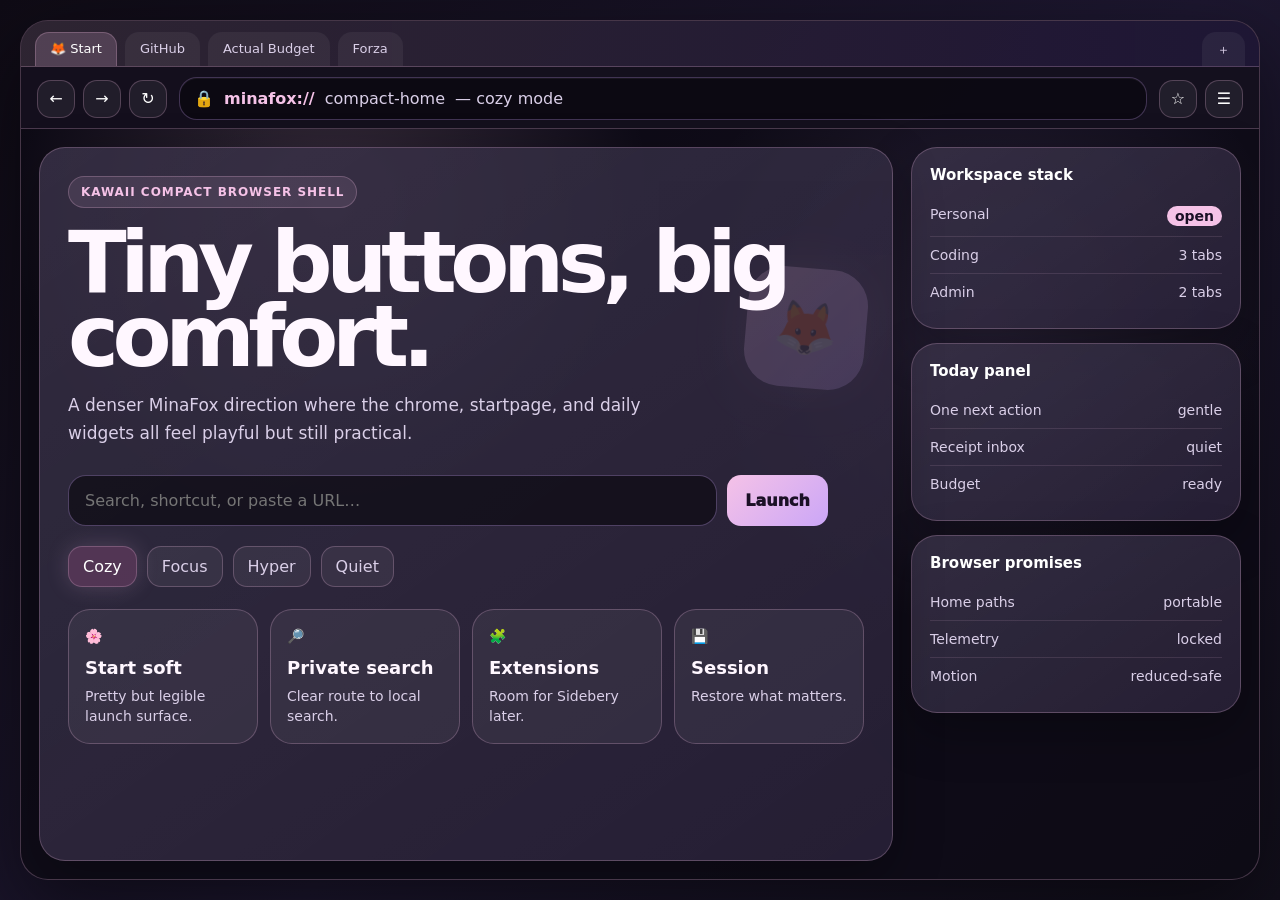
<file: sketches/002-kawaii-compact-browser/index.html>
<!doctype html><html lang="en"><head><meta charset="utf-8"><meta name="viewport" content="width=device-width,initial-scale=1"><title>MinaFox — Kawaii Compact Browser</title><style>
*{box-sizing:border-box}body{margin:0;min-height:100vh;padding:20px;font-family:Inter,ui-sans-serif,system-ui,-apple-system,BlinkMacSystemFont,"Segoe UI",sans-serif;color:#fff7ff;background:linear-gradient(135deg,#0f0b15,#1d1730 55%,#120f1b)}button,input{font:inherit}.browser{max-width:1320px;margin:auto;min-height:calc(100vh - 40px);display:grid;grid-template-rows:46px 62px 1fr;border:1px solid rgba(245,194,231,.24);border-radius:28px;overflow:hidden;background:rgba(13,10,20,.8);box-shadow:0 28px 84px rgba(0,0,0,.52)}.tabs{display:flex;align-items:end;gap:8px;padding:8px 14px 0;background:linear-gradient(90deg,rgba(245,194,231,.14),rgba(139,92,246,.12));border-bottom:1px solid rgba(245,194,231,.24)}.tab{height:34px;padding:8px 14px;border-radius:14px 14px 0 0;background:rgba(255,255,255,.055);color:#dacfe8;font-size:13px;border:1px solid transparent;border-bottom:0;transition:.15s;text-decoration:none}.tab.active,.tab:hover{background:rgba(245,194,231,.18);color:#fff;border-color:rgba(245,194,231,.24)}.newtab{margin-left:auto}.bar{display:grid;grid-template-columns:auto 1fr auto;gap:12px;align-items:center;padding:10px 16px;background:rgba(21,17,31,.86);border-bottom:1px solid rgba(245,194,231,.24)}.nav{display:flex;gap:8px}button{border:1px solid rgba(245,194,231,.24);background:rgba(255,255,255,.06);color:#fff;border-radius:14px;cursor:pointer;transition:.15s}.nav button,.tools button{width:38px;height:38px}button:hover{transform:translateY(-1px);background:rgba(245,194,231,.14)}.url{display:flex;align-items:center;gap:10px;border:1px solid rgba(203,166,247,.28);background:rgba(6,5,10,.52);border-radius:18px;padding:11px 14px;color:#dacfe8;box-shadow:inset 0 1px rgba(255,255,255,.05)}.url b{color:#f5c2e7}.tools{display:flex;gap:8px}.content{display:grid;grid-template-columns:1fr 330px;gap:18px;padding:18px;background:radial-gradient(circle at 25% 10%,rgba(245,194,231,.16),transparent 28%),radial-gradient(circle at 78% 25%,rgba(203,166,247,.13),transparent 28%)}.page,.widget{border:1px solid rgba(245,194,231,.24);border-radius:26px;background:linear-gradient(145deg,rgba(255,255,255,.08),rgba(255,255,255,.025)),rgba(38,30,55,.78);box-shadow:0 18px 50px rgba(0,0,0,.28)}.page{padding:28px;overflow:hidden;position:relative}.badge{display:inline-flex;gap:8px;align-items:center;padding:8px 12px;border:1px solid rgba(245,194,231,.24);border-radius:999px;background:rgba(245,194,231,.1);color:#f5c2e7;font-weight:900;font-size:12px;letter-spacing:.08em;text-transform:uppercase}h1{font-size:clamp(42px,7vw,86px);line-height:.86;letter-spacing:-.075em;margin:18px 0 14px}.kicker{color:#dacfe8;font-size:17px;max-width:620px;line-height:1.65}.search{display:flex;gap:10px;margin:28px 0 20px;max-width:760px}.search input{flex:1;border:1px solid rgba(203,166,247,.32);background:rgba(9,7,14,.62);border-radius:18px;padding:15px 16px;color:#fff;outline:none}.search button{padding:0 18px;border:0;background:linear-gradient(135deg,#f5c2e7,#cba6f7);color:#1b1026;font-weight:950}.moods{display:flex;gap:10px;flex-wrap:wrap;margin-bottom:22px}.mood{padding:10px 14px;color:#dacfe8}.mood.active{background:rgba(255,121,198,.18);color:#fff;box-shadow:0 0 22px rgba(245,194,231,.18)}.cards{display:grid;grid-template-columns:repeat(4,1fr);gap:12px}.card{min-height:132px;padding:16px;border:1px solid rgba(245,194,231,.24);border-radius:22px;background:rgba(255,255,255,.055);transition:.15s;color:inherit;text-decoration:none}.card:hover{transform:translateY(-3px) rotate(-.3deg);background:rgba(245,194,231,.1)}.card strong{display:block;margin:10px 0 8px;font-size:18px}.card span{color:#dacfe8;font-size:14px;line-height:1.4}.mascot{position:absolute;right:26px;top:120px;width:120px;height:120px;border-radius:36px;background:linear-gradient(135deg,#f5c2e7,#cba6f7);display:grid;place-items:center;color:#1b1026;font-size:52px;box-shadow:0 0 50px rgba(245,194,231,.24);rotate:5deg;opacity:.16;pointer-events:none;z-index:0}.badge,h1,.kicker,.search,.moods,.cards{position:relative;z-index:1}.side{display:grid;gap:14px;align-content:start}.widget{padding:18px}.widget h2{font-size:15px;margin:0 0 12px;color:#fff}.row{display:flex;justify-content:space-between;gap:12px;padding:10px 0;border-top:1px solid rgba(245,194,231,.12);color:#dacfe8;font-size:14px}.row:first-of-type{border-top:0}.pill{color:#1b1026;background:#f5c2e7;border-radius:999px;padding:2px 8px;font-weight:900}@media(max-width:980px){.content{grid-template-columns:1fr}.cards{grid-template-columns:1fr 1fr}.mascot{display:none}}
</style></head><body><div class="browser"><div class="tabs"><a class="tab active">🦊 Start</a><a class="tab">GitHub</a><a class="tab">Actual Budget</a><a class="tab">Forza</a><a class="tab newtab">＋</a></div><div class="bar"><div class="nav"><button>←</button><button>→</button><button>↻</button></div><div class="url">🔒 <b>minafox://</b> compact-home <span id="accentText">— cozy mode</span></div><div class="tools"><button>☆</button><button>☰</button></div></div><main class="content"><section class="page"><div class="mascot">🦊</div><div class="badge">kawaii compact browser shell</div><h1>Tiny buttons, big comfort.</h1><p class="kicker" id="kicker">A denser MinaFox direction where the chrome, startpage, and daily widgets all feel playful but still practical.</p><form class="search" onsubmit="event.preventDefault(); kicker.textContent='Mock command accepted — this compact shell would open search or a shortcut.'"><input name="q" aria-label="Search" placeholder="Search, shortcut, or paste a URL…"><button>Launch</button></form><div class="moods"><button class="mood active" data-mood="cozy">Cozy</button><button class="mood" data-mood="focus">Focus</button><button class="mood" data-mood="hyper">Hyper</button><button class="mood" data-mood="quiet">Quiet</button></div><div class="cards"><a class="card"><span>🌸</span><strong>Start soft</strong><span>Pretty but legible launch surface.</span></a><a class="card"><span>🔎</span><strong>Private search</strong><span>Clear route to local search.</span></a><a class="card"><span>🧩</span><strong>Extensions</strong><span>Room for Sidebery later.</span></a><a class="card"><span>💾</span><strong>Session</strong><span>Restore what matters.</span></a></div></section><aside class="side"><div class="widget"><h2>Workspace stack</h2><div class="row"><span>Personal</span><span class="pill">open</span></div><div class="row"><span>Coding</span><span>3 tabs</span></div><div class="row"><span>Admin</span><span>2 tabs</span></div></div><div class="widget"><h2>Today panel</h2><div class="row"><span>One next action</span><span>gentle</span></div><div class="row"><span>Receipt inbox</span><span>quiet</span></div><div class="row"><span>Budget</span><span>ready</span></div></div><div class="widget"><h2>Browser promises</h2><div class="row"><span>Home paths</span><span>portable</span></div><div class="row"><span>Telemetry</span><span>locked</span></div><div class="row"><span>Motion</span><span>reduced-safe</span></div></div></aside></main></div><script>document.querySelectorAll('.mood').forEach(m=>m.onclick=()=>{document.querySelectorAll('.mood').forEach(x=>x.classList.remove('active'));m.classList.add('active');accentText.textContent='— '+m.dataset.mood+' mode';kicker.textContent='Mood switched to '+m.dataset.mood+': tune density, glow, and widget prominence.'})</script></body></html>
</file>
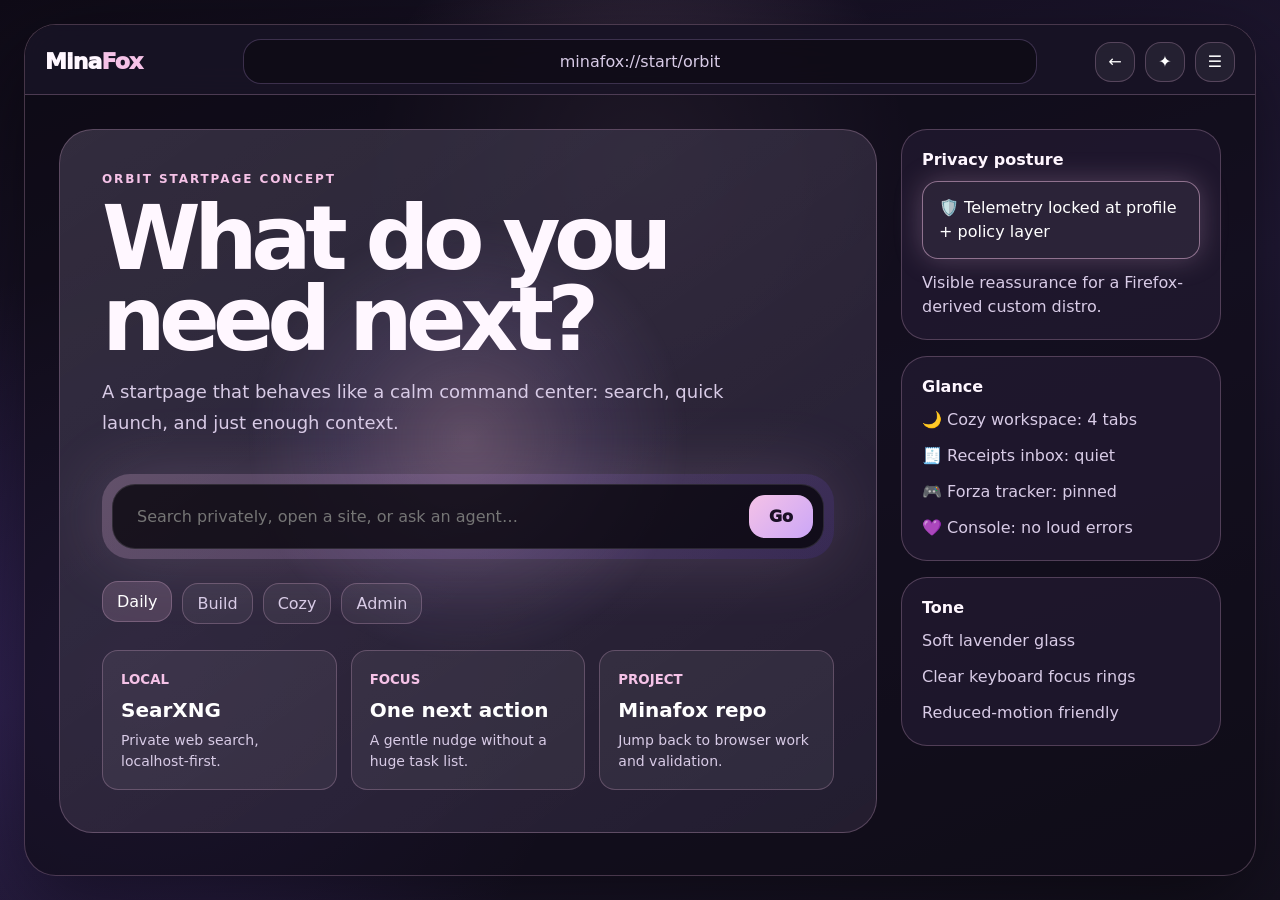
<file: sketches/002-orbit-command-startpage/index.html>
<!doctype html><html lang="en"><head><meta charset="utf-8"><meta name="viewport" content="width=device-width,initial-scale=1"><title>MinaFox — Orbit Command Startpage</title><style>
*{box-sizing:border-box}body{margin:0;min-height:100vh;padding:24px;font-family:Inter,ui-sans-serif,system-ui,-apple-system,BlinkMacSystemFont,"Segoe UI",sans-serif;color:#fff7ff;background:radial-gradient(circle at 50% 18%,rgba(245,194,231,.2),transparent 28%),radial-gradient(circle at 12% 75%,rgba(139,92,246,.22),transparent 32%),linear-gradient(160deg,#0f0b17,#211936 52%,#15111f)}button,input{font:inherit}.frame{max-width:1240px;margin:auto;min-height:calc(100vh - 48px);border-radius:32px;border:1px solid rgba(245,194,231,.24);background:rgba(14,11,22,.68);box-shadow:0 30px 90px rgba(0,0,0,.5);overflow:hidden}.chrome{height:70px;display:grid;grid-template-columns:180px 1fr 180px;align-items:center;gap:18px;padding:14px 20px;border-bottom:1px solid rgba(245,194,231,.24);background:rgba(26,20,39,.8);backdrop-filter:blur(18px)}.brand{font-weight:950;letter-spacing:-.04em;font-size:22px}.brand span{color:#f5c2e7}.address{border:1px solid rgba(203,166,247,.24);background:rgba(8,6,13,.5);border-radius:18px;padding:12px 16px;color:#d8cbe6;text-align:center}.actions{display:flex;justify-content:flex-end;gap:10px}.actions button,.chip,.link,.toggle{border:1px solid rgba(245,194,231,.24);background:rgba(255,255,255,.06);color:#fff;border-radius:16px;cursor:pointer;transition:.16s}.actions button{width:40px;height:40px}.stage{display:grid;grid-template-columns:1fr 320px;gap:24px;padding:34px}.start{min-height:650px;border-radius:34px;padding:42px;border:1px solid rgba(245,194,231,.24);background:linear-gradient(145deg,rgba(255,255,255,.09),rgba(255,255,255,.02)),rgba(42,34,58,.58);position:relative;overflow:hidden}.start:before{content:"";position:absolute;inset:80px auto auto 50%;translate:-50% 0;width:460px;height:460px;border-radius:50%;background:radial-gradient(circle,rgba(245,194,231,.25),rgba(203,166,247,.11) 38%,transparent 68%);filter:blur(2px)}.eyebrow{color:#f5c2e7;letter-spacing:.16em;text-transform:uppercase;font-size:12px;font-weight:900}h1{font-size:clamp(44px,7vw,92px);letter-spacing:-.075em;line-height:.9;margin:12px 0 0;position:relative}.lead{color:#d8cbe6;font-size:18px;line-height:1.7;max-width:680px;position:relative}.orbsearch{position:relative;margin:36px auto 24px;max-width:760px;padding:10px;border-radius:28px;background:linear-gradient(135deg,rgba(245,194,231,.26),rgba(139,92,246,.16));box-shadow:0 0 70px rgba(245,194,231,.16)}form{display:flex;gap:10px;background:rgba(9,7,14,.82);border:1px solid rgba(255,255,255,.11);border-radius:23px;padding:10px}input{flex:1;min-width:0;border:0;background:transparent;color:#fff;padding:12px 14px;outline:none}form button{border:0;border-radius:16px;padding:0 20px;font-weight:950;background:linear-gradient(135deg,#f5c2e7,#cba6f7);color:#1b1026;cursor:pointer}.chips{display:flex;flex-wrap:wrap;gap:10px;position:relative}.chip{padding:10px 14px;color:#d8cbe6}.chip.active,.chip:hover{background:rgba(245,194,231,.16);color:#fff;transform:translateY(-2px)}.grid{display:grid;grid-template-columns:repeat(3,1fr);gap:14px;margin-top:26px;position:relative}.link{padding:18px;min-height:126px;text-decoration:none}.link:hover,.actions button:hover,.toggle:hover{transform:translateY(-2px);background:rgba(203,166,247,.14)}.link small{color:#f5c2e7;font-weight:900}.link b{display:block;font-size:20px;margin:10px 0 8px}.link span{color:#d8cbe6;line-height:1.45;font-size:14px}.side{display:grid;gap:16px;align-content:start}.panel{border:1px solid rgba(245,194,231,.24);border-radius:26px;padding:20px;background:rgba(35,27,51,.72)}.panel h2{font-size:16px;margin:0 0 12px}.status{display:grid;gap:12px;color:#d8cbe6;line-height:1.5}.toggle{padding:14px 16px;text-align:left;color:#fff}#privacy.on{box-shadow:0 0 28px rgba(245,194,231,.25);border-color:rgba(245,194,231,.5)}@media(max-width:920px){.chrome{grid-template-columns:1fr}.actions{display:none}.stage{grid-template-columns:1fr;padding:18px}.grid{grid-template-columns:1fr}}
</style></head><body><div class="frame"><header class="chrome"><div class="brand">Mina<span>Fox</span></div><div class="address">minafox://start/orbit</div><div class="actions"><button>←</button><button>✦</button><button>☰</button></div></header><main class="stage"><section class="start"><div class="eyebrow">Orbit startpage concept</div><h1>What do you need next?</h1><p class="lead" id="lead">A startpage that behaves like a calm command center: search, quick launch, and just enough context.</p><div class="orbsearch"><form onsubmit="event.preventDefault(); lead.textContent='Mock search sent to local SearXNG — results would open in this tab.'"><input name="q" aria-label="Search MinaFox" placeholder="Search privately, open a site, or ask an agent…"><button>Go</button></form></div><div class="chips"><button class="chip active" data-filter="daily">Daily</button><button class="chip" data-filter="build">Build</button><button class="chip" data-filter="cozy">Cozy</button><button class="chip" data-filter="admin">Admin</button></div><div class="grid" id="links"><a class="link"><small>LOCAL</small><b>SearXNG</b><span>Private web search, localhost-first.</span></a><a class="link"><small>FOCUS</small><b>One next action</b><span>A gentle nudge without a huge task list.</span></a><a class="link"><small>PROJECT</small><b>Minafox repo</b><span>Jump back to browser work and validation.</span></a></div></section><aside class="side"><div class="panel"><h2>Privacy posture</h2><div class="status"><button class="toggle on" id="privacy">🛡️ Telemetry locked at profile + policy layer</button><span id="privacyText">Visible reassurance for a Firefox-derived custom distro.</span></div></div><div class="panel"><h2>Glance</h2><div class="status"><span>🌙 Cozy workspace: 4 tabs</span><span>🧾 Receipts inbox: quiet</span><span>🎮 Forza tracker: pinned</span><span>💜 Console: no loud errors</span></div></div><div class="panel"><h2>Tone</h2><div class="status"><span>Soft lavender glass</span><span>Clear keyboard focus rings</span><span>Reduced-motion friendly</span></div></div></aside></main></div><script>const data={daily:['SearXNG','One next action','Minafox repo'],build:['GitHub','Docs','Agent console'],cozy:['Music','Journal','Recipes'],admin:['Actual Budget','Receipts','Settings']};document.querySelectorAll('.chip').forEach(c=>c.onclick=()=>{document.querySelectorAll('.chip').forEach(x=>x.classList.remove('active'));c.classList.add('active');links.innerHTML=data[c.dataset.filter].map((x,i)=>`<a class="link"><small>${c.dataset.filter.toUpperCase()}</small><b>${x}</b><span>${i===0?'Primary launch target for this mode.':'A calm shortcut card for the selected mode.'}</span></a>`).join('')});privacy.onclick=()=>{privacy.classList.toggle('on');privacyText.textContent=privacy.classList.contains('on')?'Visible reassurance for a Firefox-derived custom distro.':'Mock toggle: privacy details collapsed for a quieter view.'}</script></body></html>
</file>
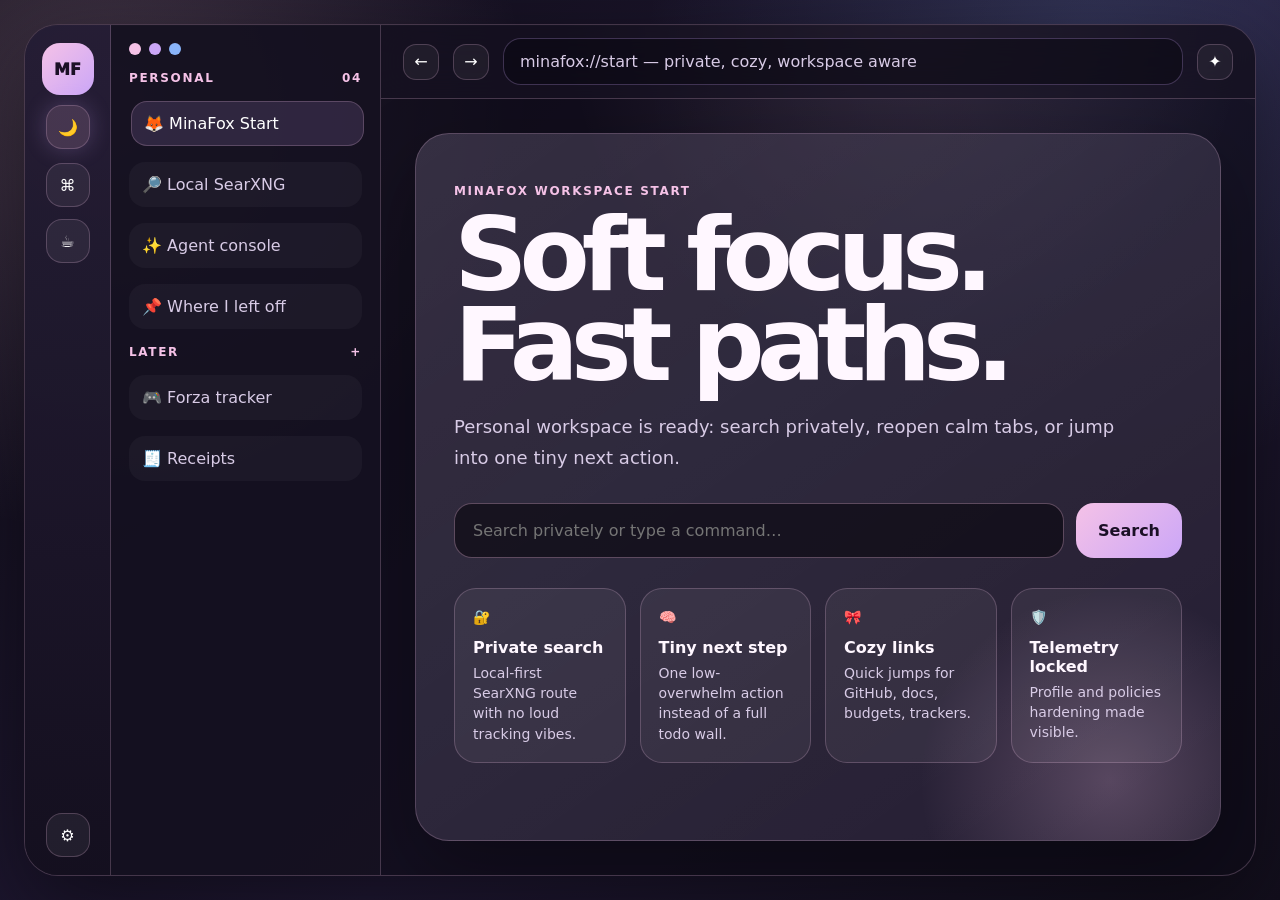
<file: sketches/002-vertical-workspace-browser/index.html>
<!doctype html><html lang="en"><head><meta charset="utf-8"><meta name="viewport" content="width=device-width,initial-scale=1"><title>MinaFox — Vertical Workspace Browser</title><style>
*{box-sizing:border-box}body{margin:0;min-height:100vh;padding:24px;font-family:Inter,ui-sans-serif,system-ui,-apple-system,BlinkMacSystemFont,"Segoe UI",sans-serif;color:#fff7ff;background:radial-gradient(circle at 8% 12%,rgba(245,194,231,.22),transparent 30%),radial-gradient(circle at 85% 5%,rgba(137,180,250,.18),transparent 32%),linear-gradient(135deg,#100d18,#211936 58%,#130f1d)}button,input{font:inherit}.browser{height:calc(100vh - 48px);min-height:720px;border:1px solid rgba(245,194,231,.22);border-radius:34px;overflow:hidden;display:grid;grid-template-columns:86px 270px 1fr;background:rgba(15,12,24,.72);box-shadow:0 30px 90px rgba(0,0,0,.48),inset 0 1px rgba(255,255,255,.06)}.rail{padding:18px 12px;display:flex;flex-direction:column;gap:12px;align-items:center;background:linear-gradient(180deg,rgba(38,30,55,.9),rgba(20,16,31,.9));border-right:1px solid rgba(245,194,231,.22)}.logo{width:52px;height:52px;border-radius:18px;display:grid;place-items:center;background:linear-gradient(135deg,#f5c2e7,#cba6f7);color:#1b1026;font-weight:950}.orb{width:44px;height:44px;border-radius:16px;border:1px solid rgba(245,194,231,.22);background:rgba(255,255,255,.06);display:grid;place-items:center;cursor:pointer;color:white}.orb:hover,.orb.active{transform:translateY(-2px);background:rgba(245,194,231,.16);box-shadow:0 0 22px rgba(203,166,247,.24)}.spacer{flex:1}.tabs{padding:18px;background:rgba(22,18,34,.76);border-right:1px solid rgba(245,194,231,.22);display:flex;flex-direction:column;gap:16px}.traffic{display:flex;gap:8px}.dot{width:12px;height:12px;border-radius:99px;background:#f5c2e7}.dot:nth-child(2){background:#cba6f7}.dot:nth-child(3){background:#89b4fa}.workspace-title{display:flex;align-items:center;justify-content:space-between;color:#f5c2e7;font-size:12px;letter-spacing:.14em;text-transform:uppercase;font-weight:900}.tab{display:flex;gap:10px;align-items:center;padding:12px;border-radius:16px;color:#d8cbe6;background:rgba(255,255,255,.035);border:1px solid transparent;text-decoration:none;transition:.16s}.tab:hover,.tab.active{color:#fff;background:rgba(203,166,247,.14);border-color:rgba(245,194,231,.22);transform:translateX(2px)}.main{display:grid;grid-template-rows:74px 1fr;background:radial-gradient(circle at 60% 0,rgba(245,194,231,.13),transparent 34%)}.topbar{display:flex;align-items:center;gap:14px;padding:16px 22px;border-bottom:1px solid rgba(245,194,231,.22);background:rgba(23,18,34,.62);backdrop-filter:blur(18px)}.navbtn{width:36px;height:36px;border-radius:13px;border:1px solid rgba(245,194,231,.22);background:rgba(255,255,255,.05);color:#fff;cursor:pointer}.url{flex:1;border:1px solid rgba(203,166,247,.26);background:rgba(7,5,12,.42);border-radius:18px;padding:13px 16px;color:#d8cbe6}.page{padding:34px;overflow:auto}.hero{border:1px solid rgba(245,194,231,.22);border-radius:34px;min-height:100%;padding:38px;background:linear-gradient(145deg,rgba(255,255,255,.09),rgba(255,255,255,.025)),rgba(42,34,58,.62);box-shadow:0 30px 80px rgba(0,0,0,.3);position:relative;overflow:hidden}.hero:after{content:"";position:absolute;right:-100px;bottom:-150px;width:420px;height:420px;border-radius:50%;background:radial-gradient(circle,rgba(245,194,231,.24),transparent 64%)}h1{font-size:clamp(48px,8vw,110px);line-height:.88;letter-spacing:-.08em;margin:0;max-width:720px}.sub{font-size:18px;color:#d8cbe6;max-width:680px;line-height:1.7;margin:22px 0 30px}.search{display:flex;max-width:760px;gap:12px;position:relative;z-index:1}.search input{flex:1;padding:17px 18px;border-radius:18px;border:1px solid rgba(245,194,231,.32);background:rgba(12,9,19,.68);color:#fff;outline:none}.search button{border:0;border-radius:18px;padding:0 22px;font-weight:900;color:#1b1026;background:linear-gradient(135deg,#f5c2e7,#cba6f7);cursor:pointer}.cards{display:grid;grid-template-columns:repeat(4,minmax(0,1fr));gap:14px;margin-top:30px;position:relative;z-index:1}.card{padding:18px;border:1px solid rgba(245,194,231,.22);border-radius:22px;background:rgba(255,255,255,.06);min-height:120px;transition:.16s;color:inherit;text-decoration:none}.card:hover{transform:translateY(-3px);background:rgba(245,194,231,.1)}.card b{display:block;margin:10px 0 6px}.card span{color:#d8cbe6;font-size:14px;line-height:1.45}@media(max-width:900px){.browser{grid-template-columns:70px 1fr}.tabs{display:none}.cards{grid-template-columns:1fr 1fr}}
</style></head><body><div class="browser"><aside class="rail"><div class="logo">MF</div><button class="orb active" data-w="Personal">🌙</button><button class="orb" data-w="Code">⌘</button><button class="orb" data-w="Cozy">☕</button><div class="spacer"></div><button class="orb">⚙</button></aside><aside class="tabs"><div class="traffic"><span class="dot"></span><span class="dot"></span><span class="dot"></span></div><div class="workspace-title"><span id="workspaceLabel">Personal</span><span>04</span></div><a class="tab active">🦊 MinaFox Start</a><a class="tab">🔎 Local SearXNG</a><a class="tab">✨ Agent console</a><a class="tab">📌 Where I left off</a><div class="workspace-title"><span>Later</span><span>+</span></div><a class="tab">🎮 Forza tracker</a><a class="tab">🧾 Receipts</a></aside><main class="main"><div class="topbar"><button class="navbtn">←</button><button class="navbtn">→</button><div class="url">minafox://start — private, cozy, workspace aware</div><button class="navbtn">✦</button></div><section class="page"><div class="hero"><p class="workspace-title">MinaFox workspace start</p><h1>Soft focus. Fast paths.</h1><p class="sub" id="copy">Personal workspace is ready: search privately, reopen calm tabs, or jump into one tiny next action.</p><form class="search" onsubmit="event.preventDefault(); copy.textContent='Search captured as a mock interaction — this would route to local SearXNG.'"><input name="q" aria-label="Search" placeholder="Search privately or type a command…"><button>Search</button></form><div class="cards"><a class="card"><span>🔐</span><b>Private search</b><span>Local-first SearXNG route with no loud tracking vibes.</span></a><a class="card"><span>🧠</span><b>Tiny next step</b><span>One low-overwhelm action instead of a full todo wall.</span></a><a class="card"><span>🎀</span><b>Cozy links</b><span>Quick jumps for GitHub, docs, budgets, trackers.</span></a><a class="card"><span>🛡️</span><b>Telemetry locked</b><span>Profile and policies hardening made visible.</span></a></div></div></section></main></div><script>document.querySelectorAll('.orb[data-w]').forEach(b=>b.onclick=()=>{document.querySelectorAll('.orb').forEach(x=>x.classList.remove('active'));b.classList.add('active');workspaceLabel.textContent=b.dataset.w;copy.textContent=b.dataset.w+' workspace is ready: grouped tabs, private search, and one calm next action.'})</script></body></html>
</file>
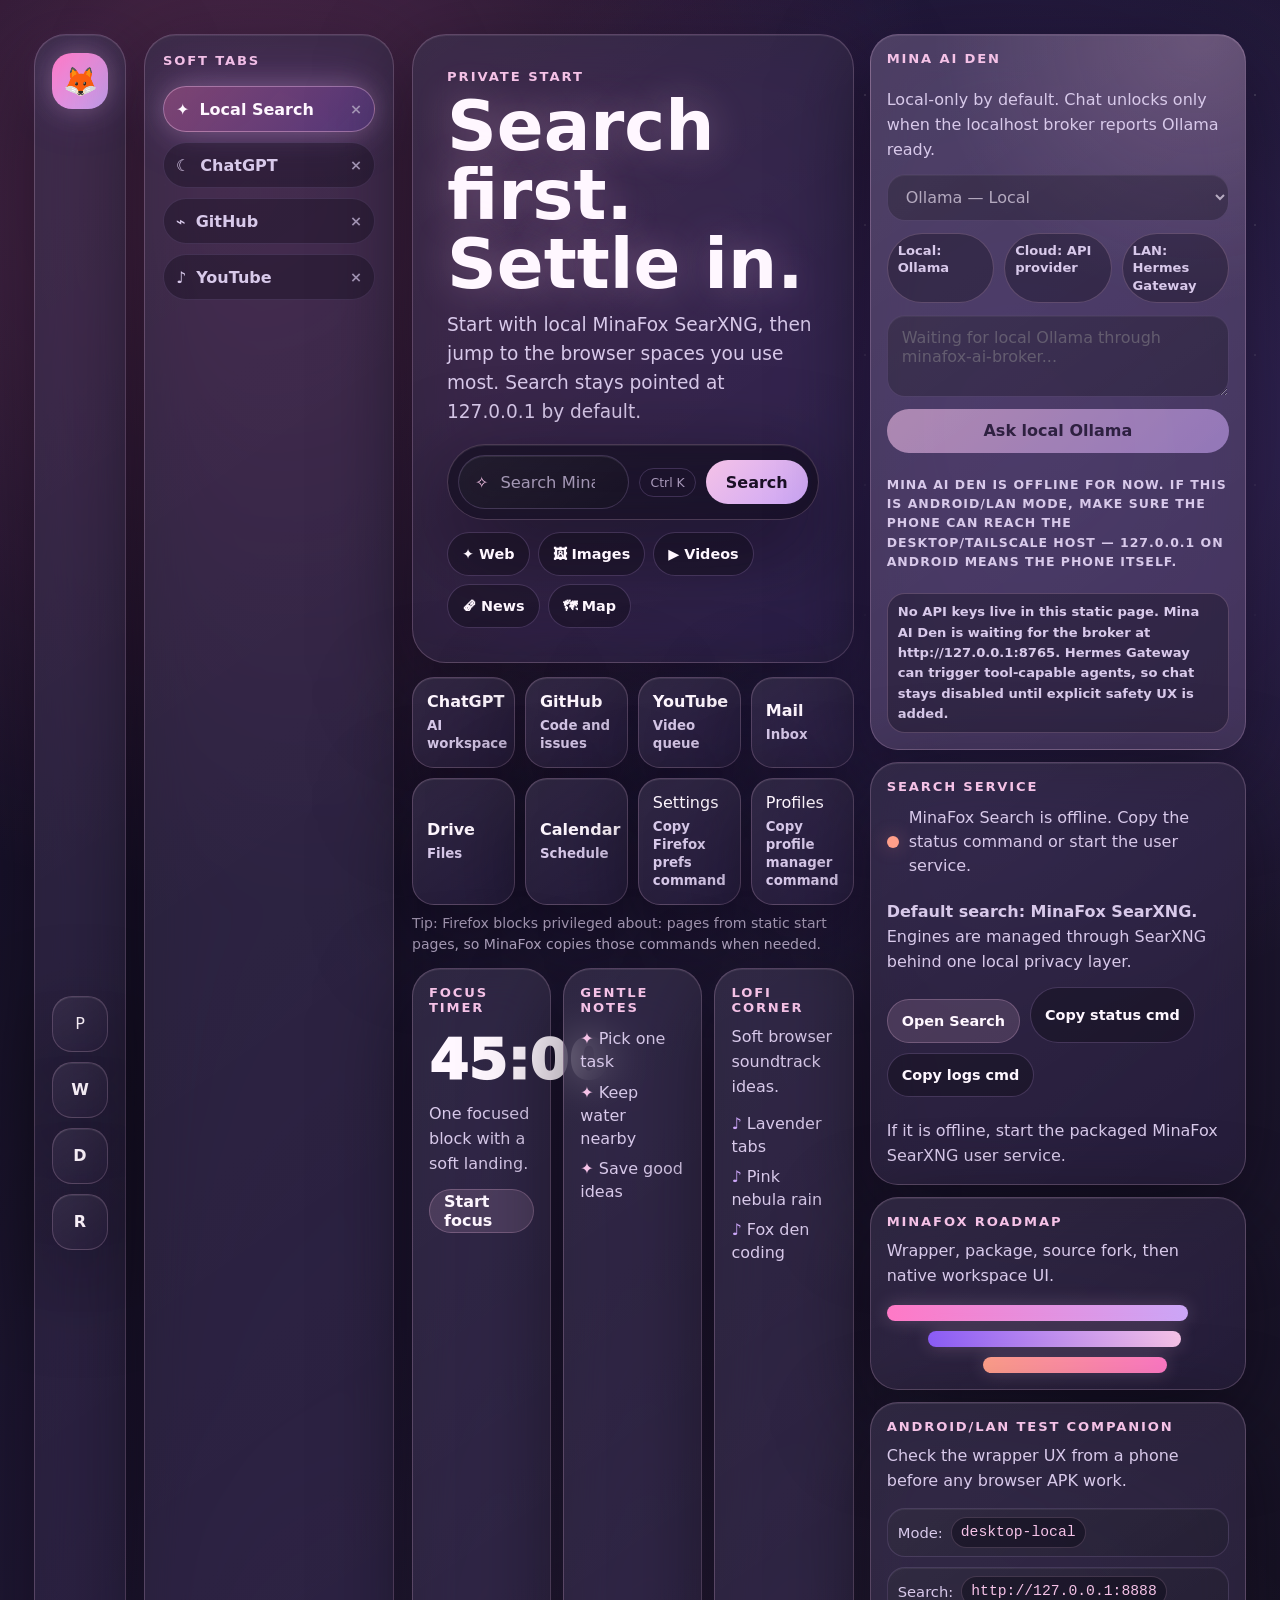
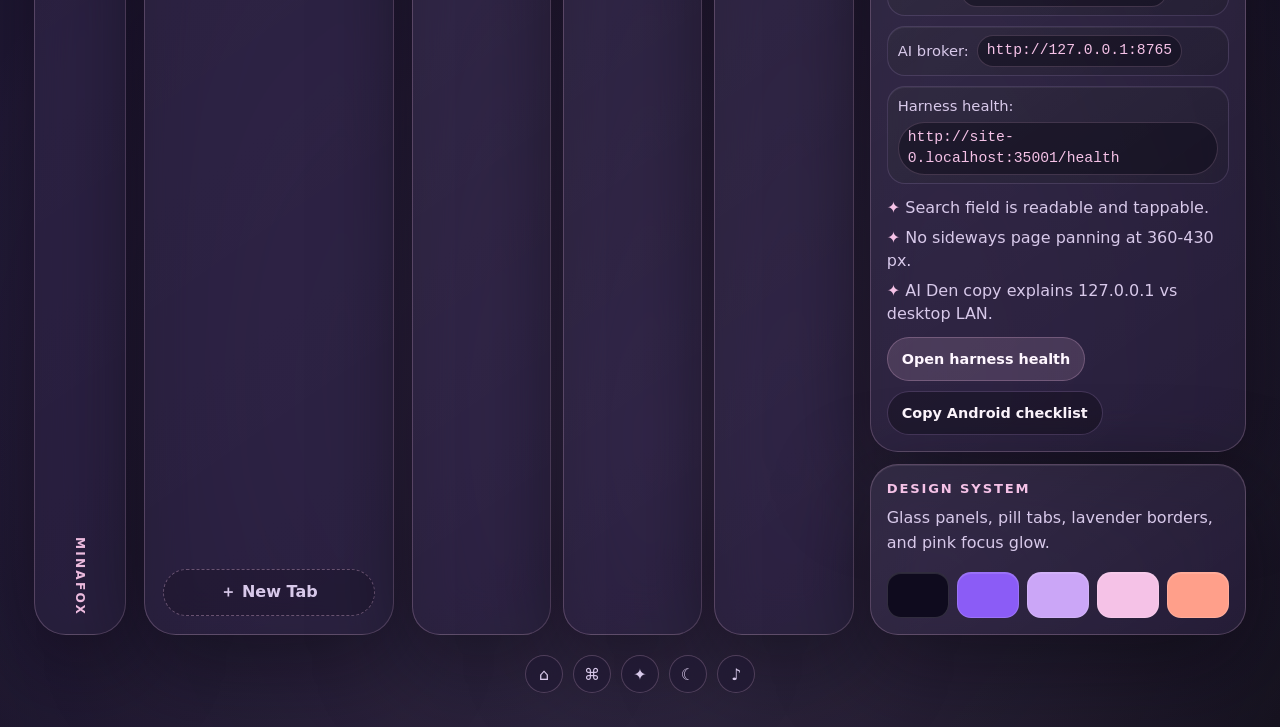
<file: desktop/start.html>
<!doctype html>
<html lang="en">
<head>
  <meta charset="utf-8" />
  <meta name="viewport" content="width=device-width, initial-scale=1" />
  <meta name="color-scheme" content="dark" />
  <title>MinaFox Start</title>
  <style>
    :root {
      color-scheme: dark;
      --bg: #0f0b1e;
      --bg-2: #151126;
      --panel: rgba(32, 24, 52, 0.66);
      --panel-strong: rgba(63, 48, 86, 0.78);
      --ink: #fff7ff;
      --muted: #d8c9ea;
      --soft: #a99abb;
      --lavender: #cba6f7;
      --violet: #8b5cf6;
      --pink: #f5c2e7;
      --rose: #ff79c6;
      --peach: #ff9f8a;
      --border: rgba(245, 194, 231, 0.22);
      --border-strong: rgba(245, 194, 231, 0.42);
      --shadow: 0 28px 90px rgba(5, 3, 12, 0.52);
      --glow: 0 0 28px rgba(245, 194, 231, 0.30), 0 0 54px rgba(139, 92, 246, 0.18);
      --radius-card: 34px;
      --radius-panel: 28px;
      --radius-chip: 18px;
      --radius-pill: 999px;
      font-family: Inter, ui-sans-serif, system-ui, -apple-system, BlinkMacSystemFont, "Segoe UI", sans-serif;
      background: var(--bg);
      color: var(--ink);
    }

    * { box-sizing: border-box; }

    body {
      margin: 0;
      min-height: 100vh;
      padding: clamp(16px, 3vw, 34px);
      background:
        radial-gradient(circle at 18% 8%, rgba(255, 121, 198, 0.28), transparent 30%),
        radial-gradient(circle at 78% 18%, rgba(139, 92, 246, 0.26), transparent 28%),
        radial-gradient(circle at 52% 88%, rgba(203, 166, 247, 0.18), transparent 36%),
        linear-gradient(135deg, #0f0b1e 0%, #211936 48%, #120f1b 100%);
      overflow-x: hidden;
    }

    body::before {
      content: "";
      position: fixed;
      inset: 0;
      pointer-events: none;
      background-image:
        radial-gradient(circle, rgba(255,255,255,0.20) 0 1px, transparent 1.4px),
        radial-gradient(circle, rgba(245,194,231,0.22) 0 1px, transparent 1.5px);
      background-size: 130px 130px, 190px 190px;
      background-position: 20px 30px, 70px 90px;
      mask-image: linear-gradient(to bottom, rgba(0,0,0,0.82), transparent 88%);
    }

    a { color: inherit; }

    html {
      scrollbar-color: rgba(245, 194, 231, 0.46) rgba(15, 11, 30, 0.72);
      scrollbar-width: thin;
    }

    a,
    button,
    input,
    textarea,
    select {
      touch-action: manipulation;
    }

    ::-webkit-scrollbar { width: 10px; height: 10px; }
    ::-webkit-scrollbar-track { background: rgba(15, 11, 30, 0.72); }
    ::-webkit-scrollbar-thumb {
      background: linear-gradient(180deg, rgba(245, 194, 231, 0.62), rgba(139, 92, 246, 0.48));
      border-radius: 999px;
      border: 2px solid rgba(15, 11, 30, 0.72);
    }

    .minafox-desktop,
    .minafox-shell {
      position: relative;
      z-index: 1;
      width: min(1440px, 100%);
      min-height: calc(100vh - clamp(32px, 6vw, 68px));
      margin: 0 auto;
      display: grid;
      grid-template-columns: 92px minmax(190px, 250px) minmax(0, 1fr);
      gap: 18px;
      align-items: stretch;
    }

    .glass,
    .workspace-rail,
    .soft-tabs,
    .hero-card,
    .quick-card,
    .widget-card,
    .dashboard-card,
    .workspace-bubble,
    .command-bar {
      border: 1px solid var(--border);
      background: linear-gradient(145deg, rgba(255, 255, 255, 0.08), rgba(255, 255, 255, 0.03)), var(--panel);
      box-shadow: var(--shadow), inset 0 1px 0 rgba(255, 255, 255, 0.08);
      backdrop-filter: blur(22px) saturate(148%);
    }

    .workspace-rail {
      border-radius: 32px;
      padding: 18px 12px;
      display: grid;
      grid-template-rows: auto 1fr auto;
      justify-items: center;
      gap: 18px;
    }

    .brand-mark {
      display: grid;
      place-items: center;
      width: 56px;
      height: 56px;
      border-radius: 20px;
      background: linear-gradient(135deg, var(--rose), var(--lavender));
      color: #1b1026;
      font-size: 1.75rem;
      box-shadow: var(--glow);
    }

    .rail-label {
      writing-mode: vertical-rl;
      text-orientation: mixed;
      letter-spacing: 0.18em;
      text-transform: uppercase;
      color: var(--pink);
      font-size: 0.76rem;
      font-weight: 900;
    }

    .workspace-bubbles {
      display: grid;
      gap: 10px;
      align-content: center;
    }

    .workspace-bubble {
      width: 56px;
      min-height: 56px;
      display: grid;
      place-items: center;
      border-radius: 20px;
      text-decoration: none;
      font-weight: 900;
      transition: transform 160ms ease, border-color 160ms ease, box-shadow 160ms ease, background-color 160ms ease;
    }

    .soft-tabs {
      border-radius: 32px;
      padding: 18px;
      display: grid;
      grid-template-rows: auto 1fr auto;
      gap: 18px;
      min-width: 0;
    }

    .soft-tabs h2,
    .dashboard-card h2,
    .widget-card h2 {
      margin: 0;
      font-size: 0.82rem;
      letter-spacing: 0.14em;
      text-transform: uppercase;
      color: var(--pink);
    }

    .soft-tab-list {
      display: grid;
      gap: 10px;
      align-content: start;
    }

    .soft-tab {
      display: grid;
      grid-template-columns: auto 1fr auto;
      gap: 10px;
      align-items: center;
      min-height: 46px;
      padding: 10px 12px;
      border: 1px solid rgba(203, 166, 247, 0.14);
      border-radius: 999px;
      background: rgba(13, 10, 22, 0.34);
      color: var(--muted);
      text-decoration: none;
      font-weight: 750;
    }

    .soft-tab.is-active {
      color: var(--ink);
      background: linear-gradient(135deg, rgba(255, 121, 198, 0.32), rgba(139, 92, 246, 0.26));
      border-color: var(--border-strong);
      box-shadow: var(--glow);
    }

    .tab-close {
      color: var(--soft);
      font-size: 0.9rem;
    }

    .new-tab-pill {
      display: block;
      border: 1px dashed rgba(245, 194, 231, 0.34);
      border-radius: 999px;
      padding: 12px 14px;
      color: var(--muted);
      text-align: center;
      text-decoration: none;
      font-weight: 850;
      background: rgba(13, 10, 22, 0.24);
      width: 100%;
    }

    .start-stage {
      display: grid;
      grid-template-columns: minmax(0, 1.08fr) minmax(300px, 0.92fr);
      gap: 16px;
      min-width: 0;
    }

    .stage-main {
      display: grid;
      grid-template-rows: auto auto 1fr;
      gap: 14px;
      min-width: 0;
    }

    .hero-card {
      border-radius: 34px;
      padding: clamp(22px, 3vw, 34px);
      position: relative;
      overflow: hidden;
    }

    .hero-card::after {
      content: "";
      position: absolute;
      inset: auto -16% -44% 36%;
      height: 280px;
      background: radial-gradient(circle, rgba(245, 194, 231, 0.32), transparent 64%);
      pointer-events: none;
    }

    .eyebrow {
      margin: 0 0 8px;
      color: var(--pink);
      font-size: 0.82rem;
      font-weight: 900;
      letter-spacing: 0.15em;
      text-transform: uppercase;
    }

    h1 {
      margin: 0;
      max-width: 820px;
      font-size: clamp(2.2rem, 5.4vw, 4.45rem);
      line-height: 1;
      letter-spacing: 0;
      text-shadow: 0 0 38px rgba(245, 194, 231, 0.30);
    }

    .subtitle {
      max-width: 62ch;
      margin: 12px 0 0;
      color: var(--muted);
      font-size: clamp(1rem, 2vw, 1.16rem);
      line-height: 1.55;
    }

    .command-bar {
      position: relative;
      z-index: 1;
      display: grid;
      grid-template-columns: minmax(0, 1fr) auto auto;
      gap: 10px;
      align-items: center;
      margin-top: 18px;
      padding: 10px;
      border-radius: var(--radius-pill);
      background: rgba(13, 10, 22, 0.58);
    }

    label {
      position: absolute;
      width: 1px;
      height: 1px;
      padding: 0;
      margin: -1px;
      overflow: hidden;
      clip: rect(0, 0, 0, 0);
      white-space: nowrap;
      border: 0;
    }

    .sparkle { color: var(--pink); }

    .search-input-shell {
      display: grid;
      grid-template-columns: auto minmax(0, 1fr);
      align-items: center;
      gap: 10px;
      min-width: 0;
      min-height: 54px;
      padding: 0 16px;
      border: 1px solid rgba(203, 166, 247, 0.20);
      border-radius: var(--radius-pill);
      background: linear-gradient(145deg, rgba(255, 255, 255, 0.055), rgba(255, 255, 255, 0.02)), rgba(13, 10, 22, 0.42);
      box-shadow: inset 0 1px 0 rgba(255, 255, 255, 0.08);
    }

    .search-input-shell:focus-within {
      border-color: rgba(245, 194, 231, 0.58);
      box-shadow: inset 0 1px 0 rgba(255, 255, 255, 0.08), 0 0 0 4px rgba(139, 92, 246, 0.14);
    }

    input[name="q"] {
      width: 100%;
      min-width: 0;
      min-height: 50px;
      border: 0;
      border-radius: var(--radius-pill);
      background: transparent;
      color: var(--ink);
      font: inherit;
      font-size: 1.02rem;
      outline: none;
    }

    input[name="q"]::placeholder { color: rgba(216, 201, 234, 0.72); }

    .shortcut-hint {
      color: var(--soft);
      border: 1px solid rgba(203, 166, 247, 0.20);
      border-radius: 999px;
      padding: 6px 10px;
      font-size: 0.78rem;
      white-space: nowrap;
    }

    button,
    .quick-card,
    .workspace-bubble,
    .soft-tab,
    .new-tab-pill,
    .search-mode-pill,
    .status-action {
      transition: transform 160ms ease, border-color 160ms ease, box-shadow 160ms ease, background-color 160ms ease;
    }

    button {
      border: 0;
      min-height: 44px;
      border-radius: 999px;
      padding: 0 20px;
      background: linear-gradient(135deg, var(--pink), var(--lavender));
      color: #1b1026;
      cursor: pointer;
      font: inherit;
      font-weight: 900;
    }

    .search-mode-pills {
      position: relative;
      z-index: 1;
      display: flex;
      flex-wrap: wrap;
      gap: 8px;
      margin-top: 12px;
    }

    .search-mode-pill,
    .status-action {
      min-height: 44px;
      border: 1px solid rgba(203, 166, 247, 0.22);
      border-radius: var(--radius-pill);
      padding: 0 14px;
      background: rgba(13, 10, 22, 0.40);
      color: var(--ink);
      box-shadow: none;
      font-size: 0.9rem;
      text-decoration: none;
      display: inline-grid;
      place-items: center;
    }

    .search-mode-pill:hover,
    .status-action:hover {
      background: linear-gradient(135deg, rgba(245, 194, 231, 0.22), rgba(139, 92, 246, 0.18));
    }

    .quick-apps,
    .quicklinks {
      display: grid;
      grid-template-columns: repeat(4, minmax(0, 1fr));
      gap: 10px;
    }

    .quick-card {
      min-height: 78px;
      display: grid;
      gap: 6px;
      align-content: center;
      justify-items: start;
      border-radius: 22px;
      padding: 14px;
      text-decoration: none;
      font-weight: 900;
    }

    .quick-card small {
      color: var(--muted);
      font-weight: 650;
      line-height: 1.35;
    }

    .action-card {
      width: 100%;
      border: 1px solid var(--border);
      background: linear-gradient(145deg, rgba(255, 255, 255, 0.08), rgba(255, 255, 255, 0.03)), var(--panel);
      color: var(--ink);
      cursor: pointer;
      text-align: left;
      font: inherit;
    }

    .action-status {
      grid-column: 1 / -1;
      margin: -2px 0 0;
      min-height: 1.4em;
      color: var(--muted);
      font-size: 0.88rem;
      line-height: 1.45;
    }

    .workspace-bubble.action-card {
      width: 56px;
      padding: 0;
      text-align: center;
    }

    .widget-grid,
    .dashboard-grid {
      display: grid;
      gap: 12px;
    }

    .widget-grid {
      grid-template-columns: repeat(3, minmax(0, 1fr));
    }

    .widget-card,
    .dashboard-card {
      border-radius: 28px;
      padding: 16px;
      min-width: 0;
    }

    .ai-den-card {
      display: grid;
      gap: 12px;
      background:
        radial-gradient(circle at 88% 0%, rgba(245, 194, 231, 0.18), transparent 34%),
        linear-gradient(145deg, rgba(255, 255, 255, 0.10), rgba(255, 255, 255, 0.04)),
        var(--panel-strong);
    }

    .ai-den-card select,
    .ai-den-card textarea {
      width: 100%;
      border: 1px solid rgba(203, 166, 247, 0.24);
      border-radius: var(--radius-chip);
      background: linear-gradient(145deg, rgba(255, 255, 255, 0.052), rgba(255, 255, 255, 0.018)), rgba(13, 10, 22, 0.58);
      box-shadow: inset 0 1px 0 rgba(255, 255, 255, 0.08);
      color: var(--ink);
      font: inherit;
      padding: 12px 14px;
    }

    .ai-den-card select:disabled,
    .ai-den-card textarea:disabled,
    .ai-send-button:disabled {
      opacity: 0.58;
      cursor: not-allowed;
    }

    .ai-den-card textarea {
      min-height: 82px;
      resize: vertical;
    }

    .ai-provider-row,
    .ai-privacy-row {
      display: grid;
      gap: 10px;
    }

    .ai-privacy-row {
      grid-template-columns: repeat(3, minmax(0, 1fr));
    }

    .privacy-pill,
    .ai-status-text {
      border: 1px solid rgba(245, 194, 231, 0.22);
      border-radius: 999px;
      padding: 8px 10px;
      color: var(--muted);
      background: rgba(13, 10, 22, 0.34);
      font-size: 0.82rem;
      font-weight: 800;
      line-height: 1.3;
    }

    .ai-status-text {
      border-radius: 18px;
      line-height: 1.5;
    }

    .ai-response-box {
      min-height: 42px;
      border: 1px solid rgba(137, 180, 250, 0.20);
      border-radius: 18px;
      padding: 12px 14px;
      background: rgba(13, 10, 22, 0.36);
      color: var(--soft);
      line-height: 1.5;
      white-space: pre-wrap;
    }

    .ai-response-box:empty {
      display: none;
    }

    .ai-chat-state {
      color: var(--muted);
      font-size: 0.78rem;
      font-weight: 800;
      letter-spacing: 0.08em;
      text-transform: uppercase;
    }

    .service-status-card {
      display: grid;
      gap: 12px;
    }

    .service-status-row {
      display: flex;
      align-items: center;
      gap: 10px;
      color: var(--muted);
      line-height: 1.5;
    }

    .status-dot {
      width: 12px;
      height: 12px;
      border-radius: 999px;
      background: var(--soft);
      box-shadow: 0 0 18px rgba(216, 201, 234, 0.20);
      flex: 0 0 auto;
    }

    .status-dot.is-online {
      background: #a6e3a1;
      box-shadow: 0 0 18px rgba(166, 227, 161, 0.42);
    }

    .status-dot.is-offline {
      background: var(--peach);
      box-shadow: 0 0 18px rgba(255, 159, 138, 0.36);
    }

    .status-actions {
      display: flex;
      flex-wrap: wrap;
      gap: 10px;
    }

    .widget-card p,
    .dashboard-card p {
      color: var(--muted);
      line-height: 1.55;
      margin: 10px 0 0;
    }

    .timer-face {
      margin-top: 12px;
      font-size: clamp(2rem, 5vw, 3.5rem);
      font-weight: 950;
      letter-spacing: 0;
    }

    .mini-button {
      display: inline-grid;
      place-items: center;
      min-height: 44px;
      margin-top: 12px;
      padding: 0 14px;
      border-radius: 999px;
      background: rgba(245, 194, 231, 0.14);
      border: 1px solid rgba(245, 194, 231, 0.24);
      color: var(--ink);
      text-decoration: none;
      font-weight: 850;
    }

    .checklist,
    .track-list {
      display: grid;
      gap: 7px;
      margin: 12px 0 0;
      padding: 0;
      list-style: none;
      color: var(--muted);
      line-height: 1.45;
    }

    .checklist li::before { content: "✦ "; color: var(--pink); }
    .track-list li::before { content: "♪ "; color: var(--lavender); }

    .android-endpoint-list {
      display: grid;
      gap: 10px;
      margin: 14px 0 0;
      padding: 0;
      list-style: none;
      color: var(--muted);
      font-size: 0.92rem;
      line-height: 1.45;
    }

    .rounded-detail-row,
    .android-endpoint-list li {
      display: flex;
      flex-wrap: wrap;
      align-items: center;
      gap: 6px 8px;
      min-height: 40px;
      padding: 8px 10px;
      border: 1px solid rgba(203, 166, 247, 0.16);
      border-radius: var(--radius-chip);
      background: linear-gradient(145deg, rgba(255, 255, 255, 0.055), rgba(255, 255, 255, 0.025)), rgba(13, 10, 22, 0.30);
      box-shadow: inset 0 1px 0 rgba(255, 255, 255, 0.06);
    }

    .android-endpoint-list code {
      display: inline-block;
      max-width: 100%;
      padding: 4px 9px;
      border-radius: var(--radius-pill);
      border: 1px solid rgba(245, 194, 231, 0.18);
      background: rgba(13, 10, 22, 0.46);
      color: var(--pink);
      overflow-wrap: anywhere;
    }

    .dashboard-grid {
      align-content: start;
    }

    .roadmap-bars {
      display: grid;
      gap: 10px;
      margin-top: 16px;
    }

    .roadmap-bars span {
      display: block;
      height: 16px;
      border-radius: 999px;
      background: linear-gradient(90deg, var(--rose), var(--lavender));
      box-shadow: 0 0 18px rgba(245, 194, 231, 0.22);
    }

    .roadmap-bars span:nth-child(2) { width: 74%; margin-left: 12%; background: linear-gradient(90deg, var(--violet), var(--pink)); }
    .roadmap-bars span:nth-child(3) { width: 54%; margin-left: 28%; background: linear-gradient(90deg, var(--peach), var(--rose)); }

    .palette {
      display: grid;
      grid-template-columns: repeat(5, 1fr);
      gap: 8px;
      margin-top: 16px;
    }

    .swatch {
      min-height: 46px;
      border-radius: 14px;
      border: 1px solid rgba(255, 255, 255, 0.14);
      box-shadow: inset 0 1px 0 rgba(255,255,255,0.12);
    }

    .bottom-toolbar {
      grid-column: 1 / -1;
      display: flex;
      justify-content: center;
      gap: 10px;
      padding-top: 2px;
    }

    .bottom-toolbar span {
      display: grid;
      place-items: center;
      width: 38px;
      height: 38px;
      border-radius: 999px;
      border: 1px solid var(--border);
      background: rgba(32, 24, 52, 0.54);
      color: var(--muted);
      backdrop-filter: blur(16px);
    }

    button:hover,
    .quick-card:hover,
    .workspace-bubble:hover,
    .soft-tab:hover,
    .new-tab-pill:hover,
    .mini-button:hover,
    .search-mode-pill:hover,
    .status-action:hover {
      transform: translateY(-2px);
      border-color: var(--border-strong);
      box-shadow: 0 18px 48px rgba(7, 4, 18, 0.34), 0 0 28px rgba(245, 194, 231, 0.16);
    }

    input[name="q"]:focus-visible,
    .search-input-shell:focus-within,
    .ai-den-card select:focus-visible,
    .ai-den-card textarea:focus-visible,
    button:focus-visible,
    .quick-card:focus-visible,
    .workspace-bubble:focus-visible,
    .soft-tab:focus-visible,
    .new-tab-pill:focus-visible,
    .mini-button:focus-visible,
    .search-mode-pill:focus-visible,
    .status-action:focus-visible {
      outline: 3px solid rgba(245, 194, 231, 0.52);
      outline-offset: 4px;
      border-color: rgba(245, 194, 231, 0.74);
      box-shadow: 0 0 0 7px rgba(139, 92, 246, 0.18), 0 0 34px rgba(245, 194, 231, 0.24);
    }

    @media (max-width: 1180px) {
      .minafox-desktop,
      .minafox-shell {
        grid-template-columns: 82px minmax(0, 1fr);
      }

      .soft-tabs {
        grid-column: 1 / -1;
        grid-row: 2;
      }

      .soft-tab-list {
        grid-template-columns: repeat(4, minmax(0, 1fr));
      }

      .start-stage {
        grid-column: 2;
      }
    }

    @media (max-width: 920px) {
      .minafox-desktop,
      .minafox-shell {
        grid-template-columns: 1fr;
      }

      .workspace-rail {
        grid-template-columns: auto 1fr auto;
        grid-template-rows: auto;
        border-radius: 26px;
      }

      .rail-label { writing-mode: initial; }

      .workspace-bubbles {
        display: flex;
        justify-content: center;
        flex-wrap: wrap;
      }

      .workspace-bubble {
        width: auto;
        min-width: 56px;
        padding-inline: 16px;
      }

      .start-stage {
        grid-column: auto;
        grid-template-columns: 1fr;
      }

      .widget-grid,
      .quick-apps,
      .quicklinks {
        grid-template-columns: repeat(2, minmax(0, 1fr));
      }

      .dashboard-grid {
        grid-template-columns: repeat(2, minmax(0, 1fr));
      }

      .ai-den-card {
        grid-column: 1 / -1;
      }
    }

    @media (max-width: 640px) {
      body { padding: 14px; }

      .hero-card,
      .soft-tabs,
      .workspace-rail,
      .widget-card,
      .dashboard-card {
        border-radius: 24px;
      }

      .command-bar {
        grid-template-columns: 1fr auto;
        border-radius: 24px;
      }

      .shortcut-hint { display: none; }

      .soft-tab-list,
      .widget-grid,
      .quick-apps,
      .quicklinks,
      .dashboard-grid {
        grid-template-columns: 1fr;
      }
    }

    @media (max-width: 430px) {
      body {
        padding: 10px;
        overflow-x: hidden;
      }

      .minafox-desktop,
      .minafox-shell {
        gap: 12px;
        min-height: calc(100vh - 20px);
      }

      .workspace-rail {
        position: sticky;
        top: 8px;
        z-index: 4;
        grid-template-columns: auto 1fr;
        gap: 10px;
        padding: 10px;
        align-items: center;
      }

      .brand-mark {
        width: 44px;
        height: 44px;
        border-radius: 16px;
        font-size: 1.35rem;
      }

      .workspace-bubbles {
        justify-content: flex-start;
        flex-wrap: nowrap;
        overflow-x: auto;
        overscroll-behavior-x: contain;
        padding-bottom: 2px;
      }

      .workspace-bubble {
        min-width: 46px;
        min-height: 46px;
        border-radius: 16px;
        padding-inline: 12px;
      }

      .rail-label { display: none; }

      .soft-tabs {
        padding: 12px;
        gap: 12px;
      }

      .soft-tab-list {
        display: flex;
        overflow-x: auto;
        overscroll-behavior-x: contain;
        padding-bottom: 4px;
        scroll-snap-type: x proximity;
      }

      .soft-tab {
        min-width: max-content;
        min-height: 44px;
        scroll-snap-align: start;
      }

      .new-tab-pill {
        min-height: 44px;
        padding: 10px 12px;
      }

      .hero-card {
        padding: 18px 14px;
      }

      .hero-card h1 {
        font-size: clamp(2rem, 11vw, 2.8rem);
      }

      .command-bar {
        grid-template-columns: 1fr;
        gap: 8px;
        padding: 9px;
        border-radius: 22px;
      }

      .command-bar .sparkle,
      .command-bar label {
        display: none;
      }

      .command-bar input {
        min-height: 44px;
        padding-inline: 12px;
      }

      .command-bar button {
        width: 100%;
      }

      .command-bar button,
      .search-mode-pill,
      .mini-button,
      .status-action,
      .ai-send-button {
        min-height: 44px;
      }

      .search-mode-pills,
      .ai-privacy-row,
      .status-actions {
        display: flex;
        flex-wrap: wrap;
        overflow-x: visible;
        gap: 8px;
        padding-bottom: 4px;
      }

      .search-mode-pill,
      .privacy-pill,
      .status-action {
        flex: 1 1 calc(50% - 8px);
        min-width: min(100%, 132px);
      }

      .quick-card,
      .widget-card,
      .dashboard-card {
        padding: 15px;
      }

      .ai-chat-state,
      .ai-status-text,
      .service-status-card p {
        font-size: 0.88rem;
      }

      .bottom-toolbar {
        inset-inline: 18px;
        bottom: 10px;
      }
    }

    @media (prefers-reduced-motion: reduce) {
      *, *::before, *::after {
        animation-duration: 0.001ms !important;
        animation-iteration-count: 1 !important;
        scroll-behavior: auto !important;
        transition-duration: 0.001ms !important;
      }
    }
  </style>
</head>
<body>
  <main class="minafox-shell minafox-desktop" aria-label="MinaFox start dashboard">
    <aside class="workspace-rail" aria-label="Workspace rail">
      <div class="brand-mark" aria-hidden="true">🦊</div>
      <nav class="workspace-bubbles" aria-label="Workspaces">
        <button class="workspace-bubble action-card" type="button" data-about-target="about:profiles" aria-label="Personal workspace">P</button>
        <a class="workspace-bubble" href="https://calendar.google.com/" aria-label="Work workspace">W</a>
        <a class="workspace-bubble" href="https://github.com/" aria-label="Development workspace">D</a>
        <a class="workspace-bubble" href="http://127.0.0.1:8888/" aria-label="Research workspace">R</a>
      </nav>
      <div class="rail-label">MinaFox</div>
    </aside>

    <aside class="soft-tabs" aria-label="Soft tab preview">
      <h2>Soft tabs</h2>
      <nav class="soft-tab-list" aria-label="Pinned pages">
        <a class="soft-tab is-active" href="http://127.0.0.1:8888/"><span>✦</span><span>Local Search</span><span class="tab-close">×</span></a>
        <a class="soft-tab" href="https://chat.openai.com/"><span>☾</span><span>ChatGPT</span><span class="tab-close">×</span></a>
        <a class="soft-tab" href="https://github.com/"><span>⌁</span><span>GitHub</span><span class="tab-close">×</span></a>
        <a class="soft-tab" href="https://youtube.com/"><span>♪</span><span>YouTube</span><span class="tab-close">×</span></a>
      </nav>
      <button class="new-tab-pill" type="button" data-about-target="about:blank">＋ New Tab</button>
    </aside>

    <section class="start-stage" aria-label="Start page content">
      <div class="stage-main">
        <section class="hero-card" aria-labelledby="minafox-greeting">
          <p class="eyebrow">Private start</p>
          <h1 id="minafox-greeting">Search first. Settle in.</h1>
          <p class="subtitle">Start with local MinaFox SearXNG, then jump to the browser spaces you use most. Search stays pointed at 127.0.0.1 by default.</p>
          <form id="minafox-search-form" class="command-bar" role="search" method="post" action="http://127.0.0.1:8888/search">
            <label for="search-q">Search MinaFox SearXNG privately</label>
            <div class="search-input-shell">
              <span class="sparkle" aria-hidden="true">✧</span>
              <input id="search-q" name="q" type="search" autocomplete="off" placeholder="Search MinaFox..." />
            </div>
            <span class="shortcut-hint" aria-hidden="true">Ctrl K</span>
            <button type="submit" aria-label="Search">Search</button>
          </form>
          <div class="search-mode-pills" aria-label="Search modes">
            <button class="search-mode-pill" type="button" data-search-category="general">✦ Web</button>
            <button class="search-mode-pill" type="button" data-search-category="images">🖼 Images</button>
            <button class="search-mode-pill" type="button" data-search-category="videos">▶ Videos</button>
            <button class="search-mode-pill" type="button" data-search-category="news">🗞 News</button>
            <button class="search-mode-pill" type="button" data-search-category="map">🗺 Map</button>
          </div>
        </section>

        <nav class="quick-apps quicklinks" aria-label="Quick links">
          <a class="quick-card" href="https://chat.openai.com/"><span>ChatGPT</span><small>AI workspace</small></a>
          <a class="quick-card" href="https://github.com/"><span>GitHub</span><small>Code and issues</small></a>
          <a class="quick-card" href="https://youtube.com/"><span>YouTube</span><small>Video queue</small></a>
          <a class="quick-card" href="https://mail.proton.me/"><span>Mail</span><small>Inbox</small></a>
          <a class="quick-card" href="https://drive.proton.me/"><span>Drive</span><small>Files</small></a>
          <a class="quick-card" href="https://calendar.google.com/"><span>Calendar</span><small>Schedule</small></a>
          <button class="quick-card action-card" type="button" data-about-target="about:preferences"><span>Settings</span><small>Copy Firefox prefs command</small></button>
          <button class="quick-card action-card" type="button" data-about-target="about:profiles"><span>Profiles</span><small>Copy profile manager command</small></button>
          <p class="action-status" data-action-status aria-live="polite">Tip: Firefox blocks privileged about: pages from static start pages, so MinaFox copies those commands when needed.</p>
        </nav>

        <section class="widget-grid" aria-label="Focus widgets">
          <article class="widget-card focus-timer-card">
            <h2>Focus timer</h2>
            <div class="timer-face">45:00</div>
            <p>One focused block with a soft landing.</p>
            <button class="mini-button action-card" type="button" data-about-target="about:blank">Start focus</button>
          </article>
          <article class="widget-card notes-card">
            <h2>Gentle notes</h2>
            <ul class="checklist">
              <li>Pick one task</li>
              <li>Keep water nearby</li>
              <li>Save good ideas</li>
            </ul>
          </article>
          <article class="widget-card lofi-card">
            <h2>Lofi corner</h2>
            <p>Soft browser soundtrack ideas.</p>
            <ul class="track-list">
              <li>Lavender tabs</li>
              <li>Pink nebula rain</li>
              <li>Fox den coding</li>
            </ul>
          </article>
        </section>
      </div>

      <aside class="dashboard-grid" aria-label="Dashboard cards">
        <article class="dashboard-card ai-den-card" aria-labelledby="ai-den-title">
          <h2 id="ai-den-title">Mina AI Den</h2>
          <p>Local-only by default. Chat unlocks only when the localhost broker reports Ollama ready.</p>
          <div class="ai-provider-row">
            <label for="ai-provider-select">Choose AI provider</label>
            <select id="ai-provider-select" class="ai-provider-select" disabled>
              <option value="ollama" data-provider-id="ollama">Ollama — Local</option>
              <option value="openai_compatible" data-provider-id="openai_compatible" disabled>OpenAI / ChatGPT-compatible — Cloud</option>
              <option value="gemini" data-provider-id="gemini" disabled>Gemini — Cloud</option>
              <option value="claude" data-provider-id="claude" disabled>Claude — Cloud</option>
              <option value="openrouter" data-provider-id="openrouter" disabled>OpenRouter — Cloud</option>
              <option value="hermes_gateway" data-provider-id="hermes_gateway" disabled>Hermes Gateway — LAN / advanced</option>
            </select>
          </div>
          <div class="ai-privacy-row" aria-label="AI privacy modes">
            <span class="privacy-pill" data-privacy-mode="local">Local: Ollama</span>
            <span class="privacy-pill" data-privacy-mode="cloud">Cloud: API provider</span>
            <span class="privacy-pill" data-privacy-mode="lan">LAN: Hermes Gateway</span>
          </div>
          <label for="ai-prompt-input">AI prompt</label>
          <textarea id="ai-prompt-input" class="ai-prompt-input" disabled placeholder="Waiting for local Ollama through minafox-ai-broker..."></textarea>
          <button class="ai-send-button" type="button" disabled>Ask local Ollama</button>
          <p class="ai-chat-state" data-ai-chat-state>Chat disabled until broker reports local Ollama ready.</p>
          <output class="ai-response-box" data-ai-response aria-live="polite"></output>
          <p class="ai-status-text" data-ai-status>No API keys live in this static page. Start minafox-ai-broker to check http://127.0.0.1:8765. Cloud and Hermes modes stay disabled until configured outside the page.</p>
        </article>
        <article class="dashboard-card service-status-card" aria-labelledby="search-status-title">
          <h2 id="search-status-title">Search service</h2>
          <div class="service-status-row">
            <span class="status-dot" data-search-status-dot aria-hidden="true"></span>
            <span data-search-status>Checking MinaFox Search on 127.0.0.1:8888…</span>
          </div>
          <p><strong>Default search: MinaFox SearXNG.</strong> Engines are managed through SearXNG behind one local privacy layer.</p>
          <div class="status-actions" aria-label="Search service actions">
            <a class="status-action mini-button" href="http://127.0.0.1:8888/">Open Search</a>
            <button class="status-action" type="button" data-copy-command="systemctl --user status minafox-searxng.service">Copy status cmd</button>
            <button class="status-action" type="button" data-copy-command="journalctl --user -u minafox-searxng.service -f">Copy logs cmd</button>
          </div>
          <p>If it is offline, start the packaged MinaFox SearXNG user service.</p>
        </article>
        <article class="dashboard-card roadmap-card">
          <h2>MinaFox roadmap</h2>
          <p>Wrapper, package, source fork, then native workspace UI.</p>
          <div class="roadmap-bars" aria-hidden="true">
            <span style="width: 88%"></span>
            <span></span>
            <span></span>
          </div>
        </article>
        <article class="dashboard-card android-test-card" aria-labelledby="android-test-title">
          <h2 id="android-test-title">Android/LAN test companion</h2>
          <p>Check the wrapper UX from a phone before any browser APK work.</p>
          <ul class="android-endpoint-list" aria-label="Android test endpoints">
            <li class="rounded-detail-row">Mode: <code data-runtime-mode>desktop-local</code></li>
            <li class="rounded-detail-row">Search: <code data-runtime-search-url>http://127.0.0.1:8888</code></li>
            <li class="rounded-detail-row">AI broker: <code data-runtime-ai-url>http://127.0.0.1:8765</code></li>
            <li class="rounded-detail-row">Harness health: <code data-harness-health-url>/health</code></li>
          </ul>
          <ul class="checklist" data-android-checklist aria-label="Android UX checklist">
            <li>Search field is readable and tappable.</li>
            <li>No sideways page panning at 360-430 px.</li>
            <li>AI Den copy explains 127.0.0.1 vs desktop LAN.</li>
          </ul>
          <div class="status-actions" aria-label="Android harness actions">
            <a class="status-action mini-button" data-harness-health-link href="/health">Open harness health</a>
            <button class="status-action" type="button" data-copy-command="Open /android-checklist on the harness host">Copy Android checklist</button>
          </div>
        </article>
        <article class="dashboard-card design-system-card">
          <h2>Design system</h2>
          <p>Glass panels, pill tabs, lavender borders, and pink focus glow.</p>
          <div class="palette" aria-label="MinaFox palette swatches">
            <span class="swatch" style="background:#0f0b1e"></span>
            <span class="swatch" style="background:#8b5cf6"></span>
            <span class="swatch" style="background:#cba6f7"></span>
            <span class="swatch" style="background:#f5c2e7"></span>
            <span class="swatch" style="background:#ff9f8a"></span>
          </div>
        </article>
      </aside>
    </section>

    <div class="bottom-toolbar" aria-hidden="true">
      <span>⌂</span><span>⌘</span><span>✦</span><span>☾</span><span>♪</span>
    </div>
  </main>
  <script>
    const actionStatus = document.querySelector("[data-action-status]");
    const searchForm = document.querySelector("#minafox-search-form");
    const searchInput = document.querySelector("#search-q");
    const minafoxRuntimeConfig = window.MINAFOX_RUNTIME_CONFIG || {};
    const searchBaseUrl = normalizeServiceUrl(minafoxRuntimeConfig.searchBaseUrl || "http://127.0.0.1:8888");
    const searchActionUrl = normalizeServiceUrl(minafoxRuntimeConfig.searchActionUrl || `${searchBaseUrl}/search`);
    const aiBrokerUrl = normalizeServiceUrl(minafoxRuntimeConfig.aiBrokerUrl || "http://127.0.0.1:8765");
    const harnessUrl = normalizeServiceUrl(minafoxRuntimeConfig.harnessUrl || window.location.origin || "http://127.0.0.1:8766");
    const harnessHealthUrl = normalizeServiceUrl(minafoxRuntimeConfig.healthUrl || `${harnessUrl}/health`);
    const androidChecklistUrl = normalizeServiceUrl(minafoxRuntimeConfig.androidChecklistUrl || `${harnessUrl}/android-checklist`);
    const runtimeMode = minafoxRuntimeConfig.mode || "desktop-local";

    function normalizeServiceUrl(url) {
      return String(url || "").replace(/\/+$/, "");
    }

    function applyRuntimeConfig() {
      if (searchForm) searchForm.action = searchActionUrl;
      document.querySelectorAll('a[href="http://127.0.0.1:8888/"]').forEach((link) => {
        link.href = `${searchBaseUrl}/`;
      });
      const subtitle = document.querySelector(".hero-card .subtitle");
      if (subtitle && runtimeMode !== "desktop-local") {
        subtitle.textContent = `A calm private launchpad for search, cozy focus, and your most-used browser spaces. Android/LAN test mode points search to ${searchBaseUrl}.`;
      }
      const aiStatus = document.querySelector("[data-ai-status]");
      if (aiStatus && runtimeMode !== "desktop-local") {
        aiStatus.textContent = `No API keys live in this static page. Android/LAN test mode will check the MinaFox broker at ${aiBrokerUrl}.`;
      }
      const searchStatus = document.querySelector("[data-search-status]");
      if (searchStatus) searchStatus.textContent = `Checking MinaFox Search on ${searchBaseUrl}…`;
      const runtimeModeNode = document.querySelector("[data-runtime-mode]");
      const runtimeSearchNode = document.querySelector("[data-runtime-search-url]");
      const runtimeAiNode = document.querySelector("[data-runtime-ai-url]");
      const harnessHealthNode = document.querySelector("[data-harness-health-url]");
      const harnessHealthLink = document.querySelector("[data-harness-health-link]");
      const checklistButton = document.querySelector("[data-android-checklist][data-copy-command], [data-copy-command*='android-checklist']");
      if (runtimeModeNode) runtimeModeNode.textContent = runtimeMode;
      if (runtimeSearchNode) runtimeSearchNode.textContent = searchBaseUrl;
      if (runtimeAiNode) runtimeAiNode.textContent = aiBrokerUrl;
      if (harnessHealthNode) harnessHealthNode.textContent = harnessHealthUrl;
      if (harnessHealthLink) harnessHealthLink.href = harnessHealthUrl;
      if (checklistButton) checklistButton.setAttribute("data-copy-command", androidChecklistUrl);
    }

    applyRuntimeConfig();

    function setSearchCategory(category) {
      if (!searchForm || !category) return;
      searchForm.querySelectorAll('input[name^="category_"]').forEach((input) => input.remove());
      const hidden = document.createElement("input");
      hidden.type = "hidden";
      hidden.name = `category_${category}`;
      hidden.value = "on";
      searchForm.appendChild(hidden);
    }

    document.querySelectorAll("[data-search-category]").forEach((control) => {
      control.addEventListener("click", () => {
        const category = control.getAttribute("data-search-category");
        setSearchCategory(category);
        if (searchInput && !searchInput.value.trim()) searchInput.focus();
        if (searchInput?.value.trim()) searchForm?.requestSubmit();
      });
    });

    document.querySelectorAll("[data-copy-command]").forEach((control) => {
      control.addEventListener("click", async () => {
        const command = control.getAttribute("data-copy-command");
        if (!command) return;
        const copied = await copyAboutCommand(command);
        if (actionStatus) actionStatus.textContent = copied ? `Copied: ${command}` : `Run this command: ${command}`;
      });
    });

    async function copyAboutCommand(target) {
      try {
        if (navigator.clipboard?.writeText) {
          await navigator.clipboard.writeText(target);
          return true;
        }
      } catch (error) {
        // Fall through to textarea copy fallback.
      }
      const scratch = document.createElement("textarea");
      scratch.value = target;
      scratch.setAttribute("readonly", "");
      scratch.style.position = "fixed";
      scratch.style.opacity = "0";
      document.body.appendChild(scratch);
      scratch.select();
      let copied = false;
      try {
        copied = document.execCommand("copy");
      } catch (error) {
        copied = false;
      }
      scratch.remove();
      return copied;
    }

    document.querySelectorAll("[data-about-target]").forEach((control) => {
      control.addEventListener("click", async () => {
        const target = control.getAttribute("data-about-target");
        if (!target) return;
        if (target === "about:blank") {
          window.open("about:blank", "_blank", "noopener");
          if (actionStatus) actionStatus.textContent = "Opened a blank focus tab.";
          return;
        }
        const copied = await copyAboutCommand(target);
        if (actionStatus) {
          actionStatus.textContent = copied
            ? `Copied ${target}. Paste it into the address bar and press Enter.`
            : `Open ${target} from the address bar. Firefox blocks this from static pages.`;
        }
      });
    });

    const aiProviderSelect = document.querySelector("#ai-provider-select");
    const aiPromptInput = document.querySelector("#ai-prompt-input");
    const aiSendButton = document.querySelector(".ai-send-button");
    const aiResponse = document.querySelector("[data-ai-response]");
    const aiChatState = document.querySelector("[data-ai-chat-state]");

    function setAiChatEnabled(enabled, message) {
      if (aiProviderSelect) aiProviderSelect.disabled = !enabled;
      if (aiPromptInput) aiPromptInput.disabled = !enabled;
      if (aiSendButton) aiSendButton.disabled = !enabled;
      if (aiChatState) aiChatState.textContent = message;
    }

    function friendlyAiError(payload, fallback) {
      if (payload?.message) return payload.message;
      if (payload?.error === "chat_disabled") return "Local Ollama chat is safely paused. Start the broker with MINAFOX_AI_ENABLE_OLLAMA_CHAT=1 when you want to test it.";
      if (payload?.error === "provider_disabled") return "That provider is still safety-disabled in this MinaFox phase.";
      return fallback || "Ollama is offline. Start Ollama locally, make sure a model is pulled, then try Mina AI Den again.";
    }

    async function askLocalOllama() {
      const prompt = aiPromptInput?.value.trim();
      if (!prompt || !aiResponse) return;
      aiSendButton.disabled = true;
      aiResponse.textContent = "Mina is thinking locally…";
      try {
        const response = await fetch(`${aiBrokerUrl}/chat`, {
          method: "POST",
          headers: { "Content-Type": "application/json" },
          body: JSON.stringify({ provider: "ollama", prompt }),
        });
        const payload = await response.json();
        if (!response.ok) throw new Error(friendlyAiError(payload, "Local Ollama chat failed safely."));
        aiResponse.textContent = payload.message || "Mina replied with an empty message.";
      } catch (error) {
        aiResponse.textContent = `AI Den stayed safe: ${error.message}`;
      } finally {
        aiSendButton.disabled = false;
      }
    }

    aiSendButton?.addEventListener("click", askLocalOllama);

    (async () => {
      const status = document.querySelector("[data-search-status]");
      const dot = document.querySelector("[data-search-status-dot]");
      if (!status || !dot) return;
      try {
        await fetch(`${searchBaseUrl}/`, { cache: "no-store", mode: "no-cors" });
        dot.classList.add("is-online");
        status.textContent = `MinaFox Search is reachable at ${searchBaseUrl}.`;
      } catch (error) {
        dot.classList.add("is-offline");
        status.textContent = "MinaFox Search is offline. Copy the status command or start the user service.";
      }
    })();

    (async () => {
      const status = document.querySelector("[data-ai-status]");
      if (!status) return;
      try {
        const [providersResponse, hermesResponse] = await Promise.all([
          fetch(`${aiBrokerUrl}/providers`, { cache: "no-store" }),
          fetch(`${aiBrokerUrl}/hermes/health`, { cache: "no-store" }),
        ]);
        if (!providersResponse.ok) throw new Error("providers unavailable");
        const providers = await providersResponse.json();
        const hermes = hermesResponse.ok ? await hermesResponse.json() : null;
        const hermesAvailable = Boolean(hermes?.hermes?.available);
        const providerList = Array.isArray(providers.providers) ? providers.providers : [];
        const ollama = providerList.find((provider) => provider.id === "ollama");
        const ollamaDetected = Boolean(ollama?.available);
        const ollamaReady = Boolean(ollama?.chat_enabled || (ollama?.enabled && ollama?.status === "ready"));
        const count = providerList.length;
        setAiChatEnabled(
          ollamaReady,
          ollamaReady
            ? "Local Ollama is ready through the localhost broker. Cloud and Hermes modes remain disabled."
            : ollamaDetected
              ? "Broker sees Ollama, but chat is safely paused. Restart minafox-ai-broker with MINAFOX_AI_ENABLE_OLLAMA_CHAT=1 to test chat."
              : `Broker is awake at ${aiBrokerUrl}, but local Ollama is offline or not reachable from the broker.`
        );
        status.textContent = hermesAvailable
          ? `minafox-ai-broker is awake at ${aiBrokerUrl}. ${count} providers known. Local Ollama ${ollamaReady ? "chat is enabled" : ollamaDetected ? "is detected, but chat is paused" : "is not reachable"}. Hermes API Server is reachable; Hermes chat remains safety-disabled.`
          : `minafox-ai-broker is awake at ${aiBrokerUrl}. ${count} providers known. Local Ollama ${ollamaReady ? "chat is enabled" : ollamaDetected ? "is detected, but chat is paused" : "is not reachable"}. Hermes API Server is not reachable yet; Hermes chat remains safety-disabled.`;
      } catch (error) {
        setAiChatEnabled(false, `Mina AI Den is offline for now. If this is Android/LAN mode, make sure the phone can reach the desktop/Tailscale host — 127.0.0.1 on Android means the phone itself.`);
        status.textContent = `No API keys live in this static page. Mina AI Den is waiting for the broker at ${aiBrokerUrl}. Hermes Gateway can trigger tool-capable agents, so chat stays disabled until explicit safety UX is added.`;
      }
    })();
  </script>
</body>
</html>
</file>
